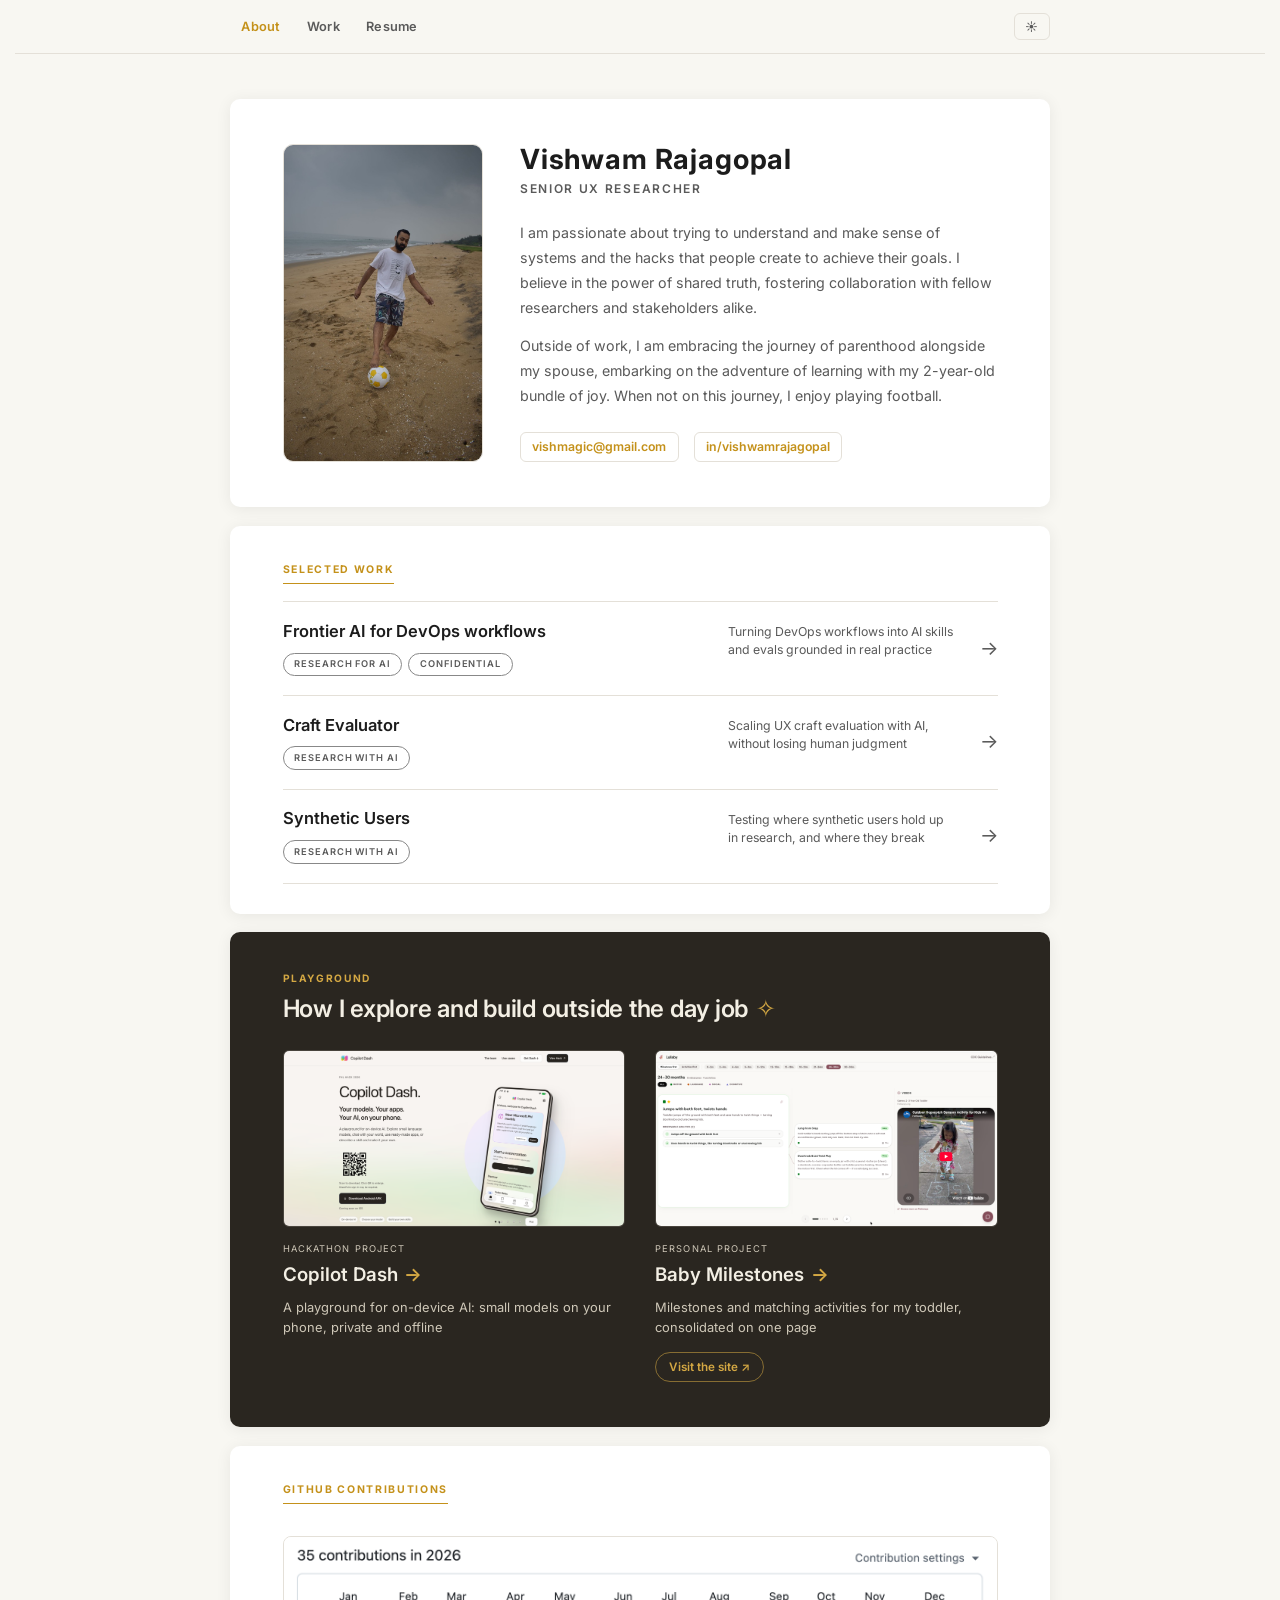
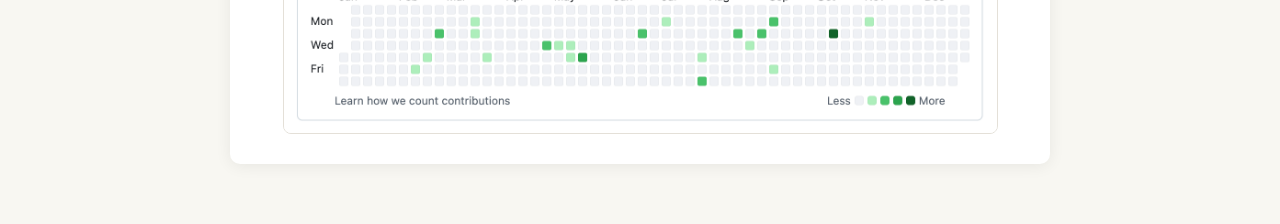
<file: index.html>
<!DOCTYPE html>
<html lang="en" data-theme="light">
<head>
  <meta charset="UTF-8">
  <meta name="viewport" content="width=device-width, initial-scale=1.0">
  <title>Vishwam Rajagopal</title>
  <link rel="preconnect" href="https://fonts.googleapis.com">
  <link rel="preconnect" href="https://fonts.gstatic.com" crossorigin>
  <link href="https://fonts.googleapis.com/css2?family=Inter:wght@400;500;600;700&display=swap" rel="stylesheet">
  <link rel="stylesheet" href="css/style.css">
  <link rel="stylesheet" href="css/work.css">
</head>
<body>

  <nav class="site-nav" id="site-nav">
    <div class="nav-inner">
      <div class="nav-links">
        <a href="index.html" class="nav-link active">About</a>
        <a href="work.html" class="nav-link">Work</a>
        <a href="resume.html" class="nav-link">Resume</a>
      </div>
      <button id="theme-toggle" aria-label="Toggle dark mode" title="Toggle dark mode">
        <span class="icon-light">☀️</span>
        <span class="icon-dark">🌙</span>
      </button>
    </div>
  </nav>

  <main id="about" role="main"></main>

  <script src="js/about.js"></script>
</body>
</html>
</file>
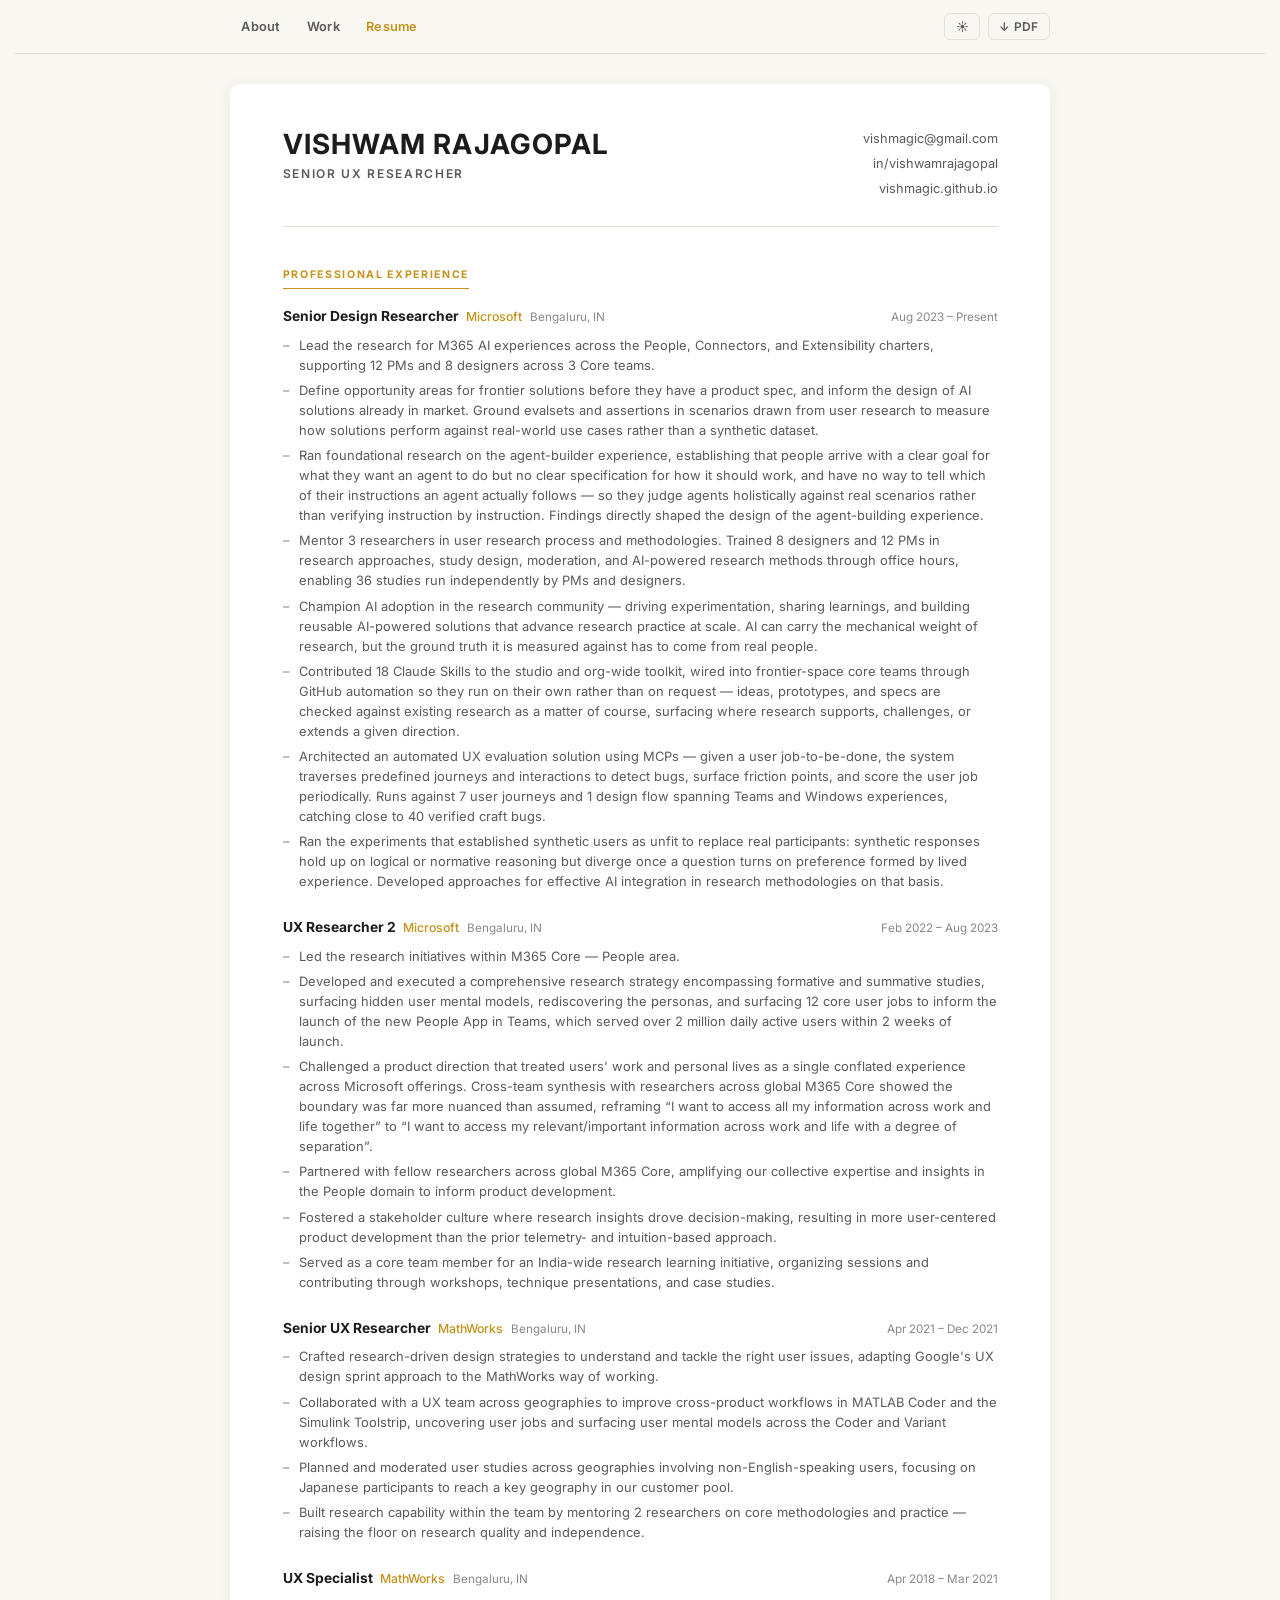
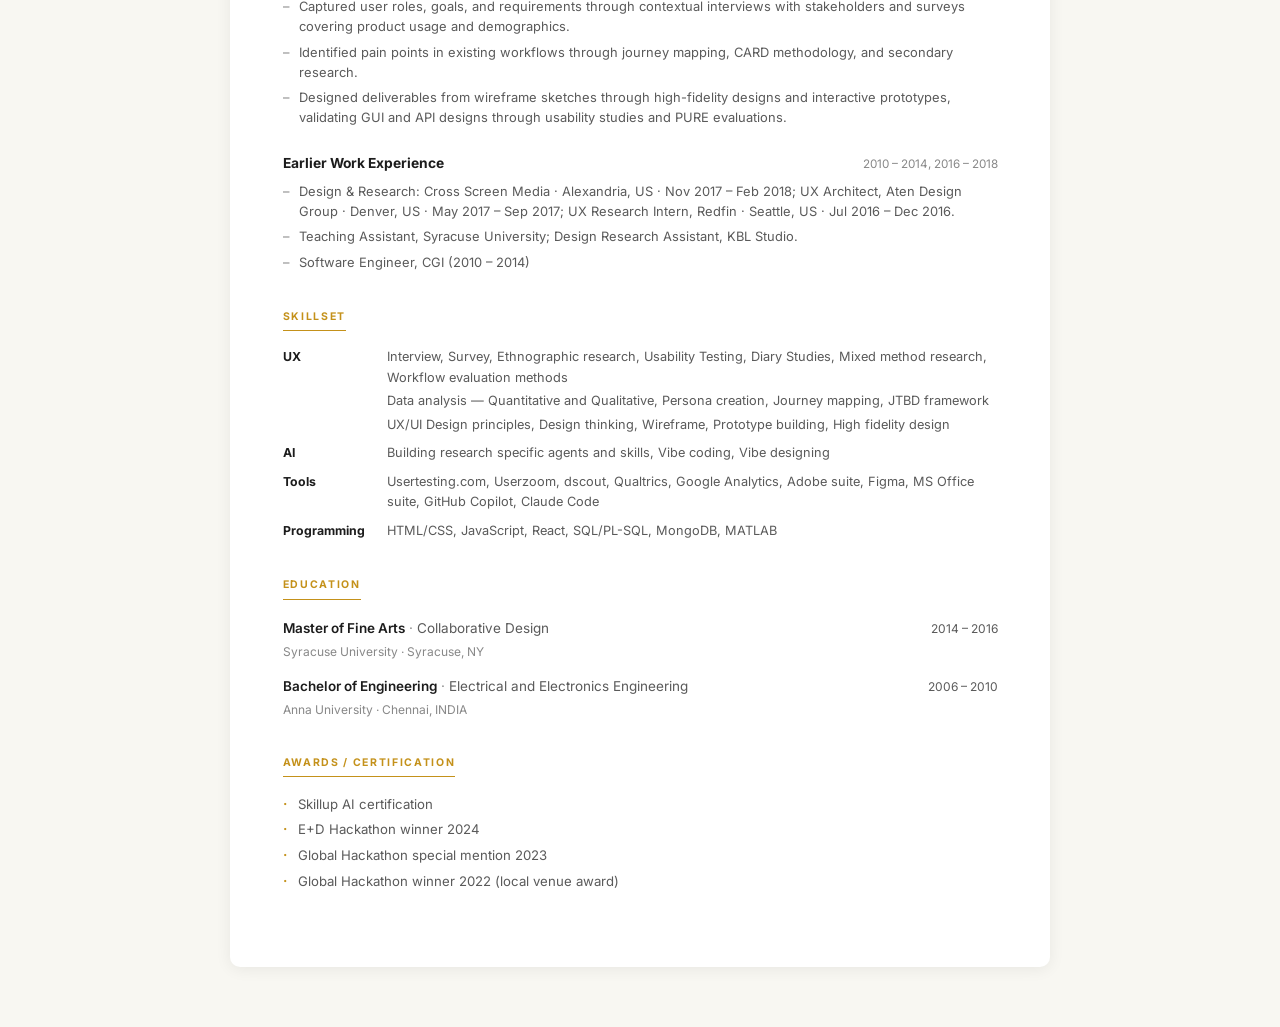
<file: resume.html>
<!DOCTYPE html>
<html lang="en" data-theme="light">
<head>
  <meta charset="UTF-8">
  <meta name="viewport" content="width=device-width, initial-scale=1.0">
  <title>Vishwam Rajagopal — Resume</title>
  <link rel="preconnect" href="https://fonts.googleapis.com">
  <link rel="preconnect" href="https://fonts.gstatic.com" crossorigin>
  <link href="https://fonts.googleapis.com/css2?family=Inter:wght@400;500;600;700&display=swap" rel="stylesheet">
  <link rel="stylesheet" href="css/style.css">
</head>
<body>

  <nav class="site-nav" id="site-nav">
    <div class="nav-inner">
      <div class="nav-links">
        <a href="index.html" class="nav-link">About</a>
        <a href="work.html" class="nav-link">Work</a>
        <a href="resume.html" class="nav-link active">Resume</a>
      </div>
      <div class="nav-actions">
        <button id="theme-toggle" aria-label="Toggle dark mode" title="Toggle dark mode">
          <span class="icon-light">☀️</span>
          <span class="icon-dark">🌙</span>
        </button>
        <button id="pdf-btn" aria-label="Download PDF" title="Save as PDF" onclick="window.print()">
          ↓ PDF
        </button>
      </div>
    </div>
  </nav>

  <main id="resume" role="main"></main>

  <script src="js/profile.js"></script>
</body>
</html>
</file>
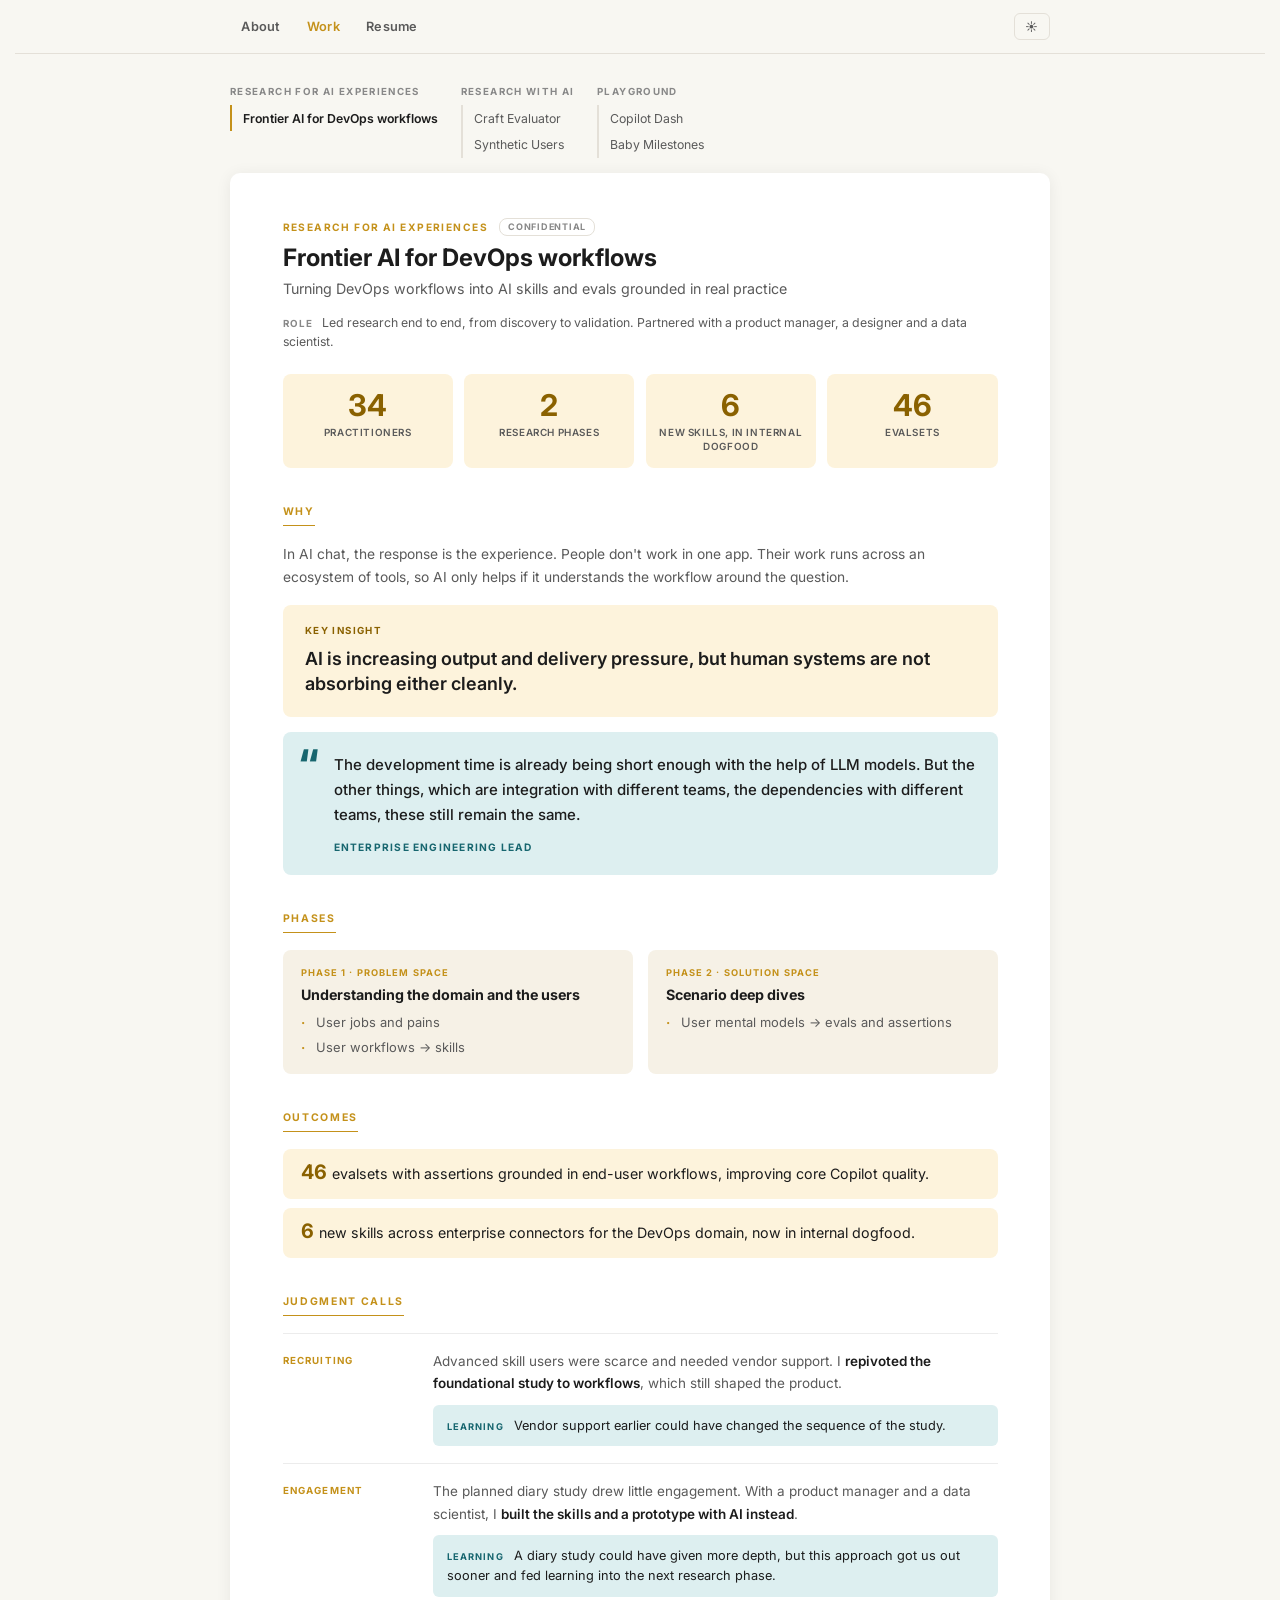
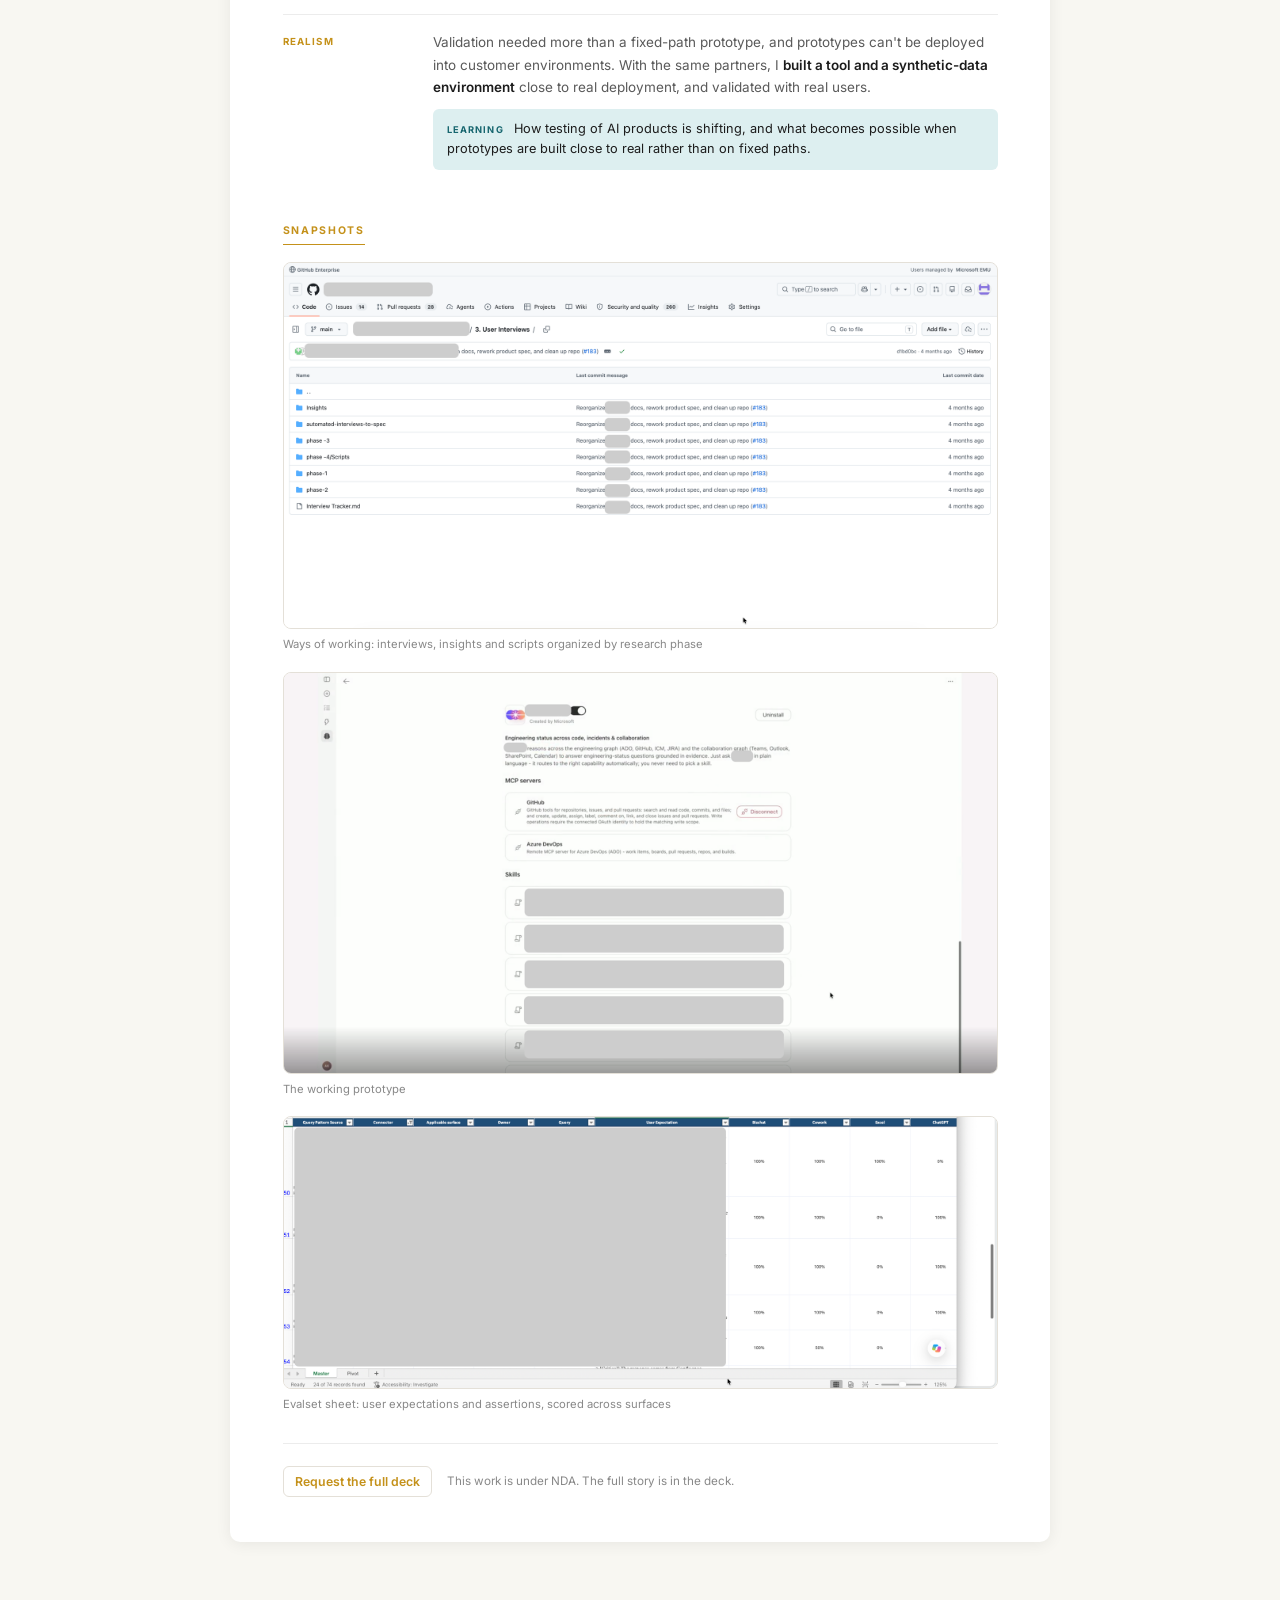
<file: work.html>
<!DOCTYPE html>
<html lang="en" data-theme="light">
<head>
  <meta charset="UTF-8">
  <meta name="viewport" content="width=device-width, initial-scale=1.0">
  <title>Vishwam Rajagopal — Work</title>
  <link rel="preconnect" href="https://fonts.googleapis.com">
  <link rel="preconnect" href="https://fonts.gstatic.com" crossorigin>
  <link href="https://fonts.googleapis.com/css2?family=Inter:wght@400;500;600;700&display=swap" rel="stylesheet">
  <link rel="stylesheet" href="css/style.css">
  <link rel="stylesheet" href="css/work.css">
</head>
<body>

  <nav class="site-nav" id="site-nav">
    <div class="nav-inner">
      <div class="nav-links">
        <a href="index.html" class="nav-link">About</a>
        <a href="work.html" class="nav-link active">Work</a>
        <a href="resume.html" class="nav-link">Resume</a>
      </div>
      <button id="theme-toggle" aria-label="Toggle dark mode" title="Toggle dark mode">
        <span class="icon-light">☀️</span>
        <span class="icon-dark">🌙</span>
      </button>
    </div>
  </nav>

  <main id="work" role="main"></main>

  <script src="js/work.js"></script>
</body>
</html>
</file>
<file: css/style.css>
/* ─── CSS Variables ─────────────────────────────────────────── */
:root {
  --bg:            #F8F7F2;
  --bg-card:       #FFFFFF;
  --text:          #1C1C1C;
  --text-muted:    #5A5A5A;
  --text-subtle:   #888;
  --accent:        #C4911A;
  --accent-light:  #FDF3DC;
  --border:        #E4E0D8;
  --divider:       #ECECEC;
  --shadow:        0 2px 16px rgba(0,0,0,0.07);
  --radius:        10px;
  --font:          'Inter', system-ui, -apple-system, sans-serif;
  --max-width:     820px;
  --ctrl-bg:       #FFFFFF;
  --ctrl-border:   #E4E0D8;
  --ctrl-text:     #1C1C1C;
}

[data-theme="dark"] {
  --bg:            #141414;
  --bg-card:       #1E1E1E;
  --text:          #EDEAE0;
  --text-muted:    #C0BCBA;
  --text-subtle:   #909090;
  --accent:        #D4A843;
  --accent-light:  #2A2209;
  --border:        #2E2E2E;
  --divider:       #2A2A2A;
  --shadow:        0 2px 16px rgba(0,0,0,0.35);
  --ctrl-bg:       #1E1E1E;
  --ctrl-border:   #333;
  --ctrl-text:     #EDEAE0;
}

/* ─── Reset & Base ──────────────────────────────────────────── */
*, *::before, *::after { box-sizing: border-box; margin: 0; padding: 0; }

html { font-size: 15px; }

body {
  font-family: var(--font);
  background: var(--bg);
  color: var(--text);
  line-height: 1.6;
  transition: background 0.25s, color 0.25s;
  padding: 0 1rem 4rem;
}

/* ─── Nav ────────────────────────────────────────────────────── */
.site-nav {
  position: sticky;
  top: 0;
  z-index: 100;
  background: var(--bg);
  border-bottom: 1px solid var(--border);
  transition: background 0.25s, border-color 0.25s;
}

.nav-inner {
  max-width: var(--max-width);
  margin: 0 auto;
  padding: 0.75rem 0;
  display: flex;
  align-items: center;
  justify-content: space-between;
}

.nav-links {
  display: flex;
  gap: 0.25rem;
}

.nav-link {
  text-decoration: none;
  font-size: 0.85rem;
  font-weight: 600;
  padding: 0.35rem 0.75rem;
  border-radius: 6px;
  color: var(--text-muted);
  transition: color 0.2s, background 0.2s;
  letter-spacing: 0.02em;
}

.nav-link:hover {
  color: var(--text);
  background: var(--accent-light);
}

.nav-link.active {
  color: var(--accent);
}

.nav-actions {
  display: flex;
  gap: 0.5rem;
}

.site-nav button {
  background: transparent;
  color: var(--text-muted);
  border: 1px solid var(--border);
  border-radius: 6px;
  padding: 0.35rem 0.7rem;
  font-family: var(--font);
  font-size: 0.8rem;
  font-weight: 600;
  cursor: pointer;
  transition: background 0.2s, color 0.2s, border-color 0.2s;
  letter-spacing: 0.02em;
}

.site-nav button:hover {
  background: var(--accent);
  color: #fff;
  border-color: var(--accent);
}

#theme-toggle .icon-dark { display: none; }
[data-theme="dark"] #theme-toggle .icon-light { display: none; }
[data-theme="dark"] #theme-toggle .icon-dark  { display: inline; }

/* ─── About Page ─────────────────────────────────────────────── */
#about {
  max-width: var(--max-width);
  margin: 3rem auto 0;
  padding: 0;
}

.about-card {
  background: var(--bg-card);
  border-radius: var(--radius);
  box-shadow: var(--shadow);
  padding: 3rem 3.5rem;
  display: flex;
  gap: 2.5rem;
  align-items: stretch;
  transition: background 0.25s, box-shadow 0.25s;
}

.about-image-wrap {
  flex-shrink: 0;
  display: flex;
}

.about-image {
  width: 200px;
  height: 100%;
  border-radius: var(--radius);
  object-fit: cover;
  object-position: center top;
  border: 1px solid var(--border);
  display: block;
}

.about-image-placeholder {
  width: 160px;
  height: 160px;
  border-radius: var(--radius);
  background: var(--accent-light);
  border: 1px solid var(--border);
  display: flex;
  align-items: center;
  justify-content: center;
  font-size: 3rem;
  color: var(--accent);
}

.about-content {
  flex: 1;
}

.about-name {
  font-size: 1.85rem;
  font-weight: 700;
  letter-spacing: 0.03em;
  color: var(--text);
  line-height: 1.1;
}

.about-tagline {
  font-size: 0.8rem;
  font-weight: 600;
  letter-spacing: 0.14em;
  text-transform: uppercase;
  color: var(--text-muted);
  margin-top: 0.3rem;
  margin-bottom: 1.5rem;
}

.about-bio p {
  font-size: 0.95rem;
  color: var(--text-muted);
  line-height: 1.75;
  margin-bottom: 0.9rem;
}

.about-bio p:last-child { margin-bottom: 0; }

.about-links {
  margin-top: 1.5rem;
  display: flex;
  gap: 1rem;
  flex-wrap: wrap;
}

.about-links a {
  font-size: 0.82rem;
  font-weight: 600;
  color: var(--accent);
  text-decoration: none;
  border: 1px solid var(--border);
  padding: 0.3rem 0.75rem;
  border-radius: 6px;
  transition: background 0.2s, color 0.2s, border-color 0.2s;
}

.about-links a:hover {
  background: var(--accent);
  color: #fff;
  border-color: var(--accent);
}

/* ─── Contributions Card ────────────────────────────────────── */
.contributions-card {
  background: var(--bg-card);
  border-radius: var(--radius);
  box-shadow: var(--shadow);
  padding: 2rem 3.5rem;
  margin-top: 1.25rem;
  transition: background 0.25s, box-shadow 0.25s;
}

.contributions-image {
  width: 100%;
  display: block;
  border-radius: calc(var(--radius) - 2px);
  border: 1px solid var(--border);
  margin-top: 1rem;
}

/* ─── Resume Card ───────────────────────────────────────────── */
#resume {
  max-width: var(--max-width);
  margin: 2rem auto 0;
  background: var(--bg-card);
  border-radius: var(--radius);
  box-shadow: var(--shadow);
  padding: 3rem 3.5rem;
  transition: background 0.25s, box-shadow 0.25s;
}

/* ─── Header ────────────────────────────────────────────────── */
.resume-header {
  display: flex;
  justify-content: space-between;
  align-items: flex-start;
  gap: 1.5rem;
  margin-bottom: 2.25rem;
  padding-bottom: 1.75rem;
  border-bottom: 1px solid var(--border);
}

.header-left {
  display: flex;
  align-items: center;
  gap: 1.25rem;
}

.header-image {
  width: 72px;
  height: 72px;
  border-radius: 50%;
  object-fit: cover;
  border: 2px solid var(--border);
  flex-shrink: 0;
}

.header-name h1 {
  font-size: 1.85rem;
  font-weight: 700;
  letter-spacing: 0.04em;
  color: var(--text);
  line-height: 1.1;
}

.header-name .title {
  font-size: 0.8rem;
  font-weight: 600;
  letter-spacing: 0.14em;
  color: var(--text-muted);
  text-transform: uppercase;
  margin-top: 0.3rem;
}

.header-contact {
  text-align: right;
  display: flex;
  flex-direction: column;
  gap: 0.3rem;
}

.header-contact a {
  color: var(--text-muted);
  text-decoration: none;
  font-size: 0.85rem;
  transition: color 0.2s;
}

.header-contact a:hover {
  color: var(--accent);
}

/* ─── Sections ──────────────────────────────────────────────── */
.section {
  margin-bottom: 2rem;
}

.section-title {
  font-size: 0.7rem;
  font-weight: 700;
  letter-spacing: 0.16em;
  text-transform: uppercase;
  color: var(--accent);
  border-bottom: 1.5px solid var(--accent);
  padding-bottom: 0.3rem;
  margin-bottom: 1.1rem;
  display: inline-block;
}

/* ─── Education ─────────────────────────────────────────────── */
.edu-entry {
  margin-bottom: 0.9rem;
}

.edu-entry:last-child { margin-bottom: 0; }

.edu-main {
  display: flex;
  justify-content: space-between;
  align-items: baseline;
  gap: 1rem;
}

.edu-degree {
  font-weight: 600;
  font-size: 0.9rem;
  color: var(--text);
}

.edu-field {
  color: var(--text-muted);
  font-size: 0.9rem;
}

.edu-field::before { content: " · "; color: var(--text-subtle); }

.edu-years {
  font-size: 0.8rem;
  color: var(--text-muted);
  white-space: nowrap;
  flex-shrink: 0;
}

.edu-sub {
  font-size: 0.8rem;
  color: var(--text-subtle);
  margin-top: 0.1rem;
}

.edu-sub span + span::before { content: " · "; }

/* ─── Skills ────────────────────────────────────────────────── */
.skills-grid {
  display: grid;
  grid-template-columns: auto 1fr;
  gap: 0.55rem 1.5rem;
  align-items: baseline;
}

.skill-category {
  font-weight: 700;
  font-size: 0.82rem;
  color: var(--text);
  white-space: nowrap;
}

.skill-items {
  font-size: 0.85rem;
  color: var(--text-muted);
}

.skill-items p + p { margin-top: 0.2rem; }

/* ─── Awards ────────────────────────────────────────────────── */
.awards-list {
  list-style: none;
  display: flex;
  flex-direction: column;
  gap: 0.3rem;
}

.awards-list li {
  font-size: 0.88rem;
  color: var(--text-muted);
  padding-left: 1rem;
  position: relative;
}

.awards-list li::before {
  content: "·";
  position: absolute;
  left: 0;
  color: var(--accent);
  font-weight: 700;
}

/* ─── Experience ────────────────────────────────────────────── */
.exp-entry {
  margin-bottom: 1.6rem;
  page-break-inside: avoid;
}

.exp-entry:last-child { margin-bottom: 0; }

.exp-header {
  display: flex;
  justify-content: space-between;
  align-items: baseline;
  gap: 1rem;
  margin-bottom: 0.55rem;
}

.exp-title-company {
  display: flex;
  align-items: baseline;
  gap: 0.5rem;
  flex-wrap: wrap;
}

.exp-title {
  font-weight: 700;
  font-size: 0.92rem;
  color: var(--text);
}

.exp-company {
  font-size: 0.82rem;
  font-weight: 500;
  color: var(--accent);
}

.exp-location {
  font-size: 0.78rem;
  color: var(--text-subtle);
}

.exp-period {
  font-size: 0.78rem;
  color: var(--text-subtle);
  white-space: nowrap;
  flex-shrink: 0;
}

.exp-bullets {
  list-style: none;
  display: flex;
  flex-direction: column;
  gap: 0.35rem;
}

.exp-bullets li {
  font-size: 0.86rem;
  color: var(--text-muted);
  padding-left: 1.1rem;
  position: relative;
  line-height: 1.55;
}

.exp-bullets li::before {
  content: "–";
  position: absolute;
  left: 0;
  color: var(--text-subtle);
}

/* ─── Other Experience ──────────────────────────────────────── */
.other-exp-list {
  display: flex;
  flex-direction: column;
  gap: 0.25rem;
}

.other-exp-item {
  font-size: 0.86rem;
  display: flex;
  align-items: baseline;
  gap: 0.5rem;
}

.other-exp-item .other-title {
  font-weight: 600;
  color: var(--text);
}

.other-exp-item .other-company {
  color: var(--accent);
  font-size: 0.82rem;
}

/* ─── Print / PDF ───────────────────────────────────────────── */
@page {
  margin: 1.5cm 1.8cm;
}

@media print {
  :root {
    --bg:          #FFFFFF;
    --bg-card:     #FFFFFF;
    --text:        #111111;
    --text-muted:  #444444;
    --text-subtle: #777777;
    --accent:      #9A6E00;
    --accent-light:#FFF8E7;
    --border:      #CCCCCC;
    --shadow:      none;
  }

  html { font-size: 13px; }

  body {
    background: #fff;
    padding: 0;
    -webkit-print-color-adjust: exact;
    print-color-adjust: exact;
  }

  .site-nav { display: none !important; }

  #resume {
    max-width: 100%;
    box-shadow: none;
    border-radius: 0;
    padding: 0;
    margin: 0;
  }

  .section,
  .exp-entry { page-break-inside: auto; }

  .section-title,
  .exp-header,
  .edu-entry,
  .exp-bullets li { page-break-inside: avoid; }

  .section-title,
  .exp-header { page-break-after: avoid; }

  a { color: inherit; text-decoration: none; }
}

/* ─── Responsive ────────────────────────────────────────────── */
@media (max-width: 640px) {
  #resume { padding: 1.75rem 1.25rem; }
  #about  { margin-top: 1.5rem; }

  .about-card {
    flex-direction: column;
    align-items: center;
    text-align: center;
    padding: 1.75rem 1.25rem;
    gap: 1.5rem;
  }

  .about-links { justify-content: center; }

  .resume-header {
    flex-direction: column;
    gap: 1rem;
  }

  .header-contact { text-align: left; }

  .skills-grid { grid-template-columns: 1fr; gap: 0.75rem; }

  .skill-category { margin-bottom: -0.3rem; }

  .exp-header { flex-direction: column; gap: 0.15rem; }

  .edu-main { flex-direction: column; gap: 0.1rem; }
}
</file>
<file: css/work.css>
@charset "UTF-8";

/* ─── Selected Work: home block ─────────────────────────────── */
.work-card {
  background: var(--bg-card);
  border-radius: var(--radius);
  box-shadow: var(--shadow);
  padding: 2rem 3.5rem;
  margin-top: 1.25rem;
  transition: background 0.25s, box-shadow 0.25s;
}

.work-list { list-style: none; }

.wl-row {
  display: grid;
  grid-template-columns: 1fr 15rem 1.5rem;
  gap: 0.5rem 1.5rem;
  padding: 1.25rem 0;
  border-top: 1px solid var(--border);
  text-decoration: none;
}

.work-list li:last-child .wl-row { border-bottom: 1px solid var(--border); }

.wl-main { grid-column: 1; grid-row: 1 / span 2; min-width: 0; }

.wl-title {
  display: block;
  font-size: 1.1rem;
  font-weight: 600;
  line-height: 1.3;
  color: var(--text);
  transition: color 0.2s;
}

.wl-pills {
  display: flex;
  flex-wrap: wrap;
  gap: 0.4rem;
  margin-top: 0.7rem;
}

.wl-pill {
  font-size: 0.62rem;
  font-weight: 600;
  letter-spacing: 0.1em;
  text-transform: uppercase;
  color: var(--text-muted);
  border: 1px solid var(--text-subtle);
  border-radius: 999px;
  padding: 0.22rem 0.7rem;
}

.wl-hook {
  grid-column: 2;
  grid-row: 1;
  font-size: 0.82rem;
  line-height: 1.5;
  color: var(--text-muted);
  padding-top: 0.15rem;
}

.wl-arrow {
  grid-column: 3;
  grid-row: 1 / span 2;
  align-self: center;
  justify-self: end;
  font-size: 1.3rem;
  line-height: 1;
  color: var(--text-muted);
  transition: transform 0.2s, color 0.2s;
}

.wl-row:hover .wl-title,
.wl-row:hover .wl-arrow { color: var(--accent); }
.wl-row:hover .wl-arrow { transform: translateX(4px); }

/* ─── Playground band (home) ──────────────────────────────── */
.pg-band {
  --band-bg: #2a2620;
  --band-text: #f3efe4;
  --band-muted: #cfc8b8;
  --band-accent: #d4a843;
  margin-top: 1.25rem;
  padding: 2.5rem 3.5rem 3rem;
  background: var(--band-bg);
  color: var(--band-text);
  border-radius: var(--radius);
  box-shadow: var(--shadow);
}

.pg-eyebrow {
  font-size: 0.68rem;
  font-weight: 700;
  letter-spacing: 0.16em;
  text-transform: uppercase;
  color: var(--band-accent);
}

.pg-heading {
  margin: 0.5rem 0 1.75rem;
  font-size: 1.6rem;
  font-weight: 600;
  line-height: 1.25;
  letter-spacing: -0.01em;
}

.pg-spark { margin-left: 0.5rem; color: var(--band-accent); }

.pg-grid {
  display: grid;
  grid-template-columns: repeat(auto-fit, minmax(260px, 1fr));
  gap: 2rem;
}

.pg-tile { display: block; }

.pg-main { display: block; color: inherit; text-decoration: none; }

.pg-main img {
  display: block;
  width: 100%;
  height: auto;
  border-radius: 6px;
  border: 1px solid rgba(243, 239, 228, 0.15);
  transition: transform 0.25s;
}

.pg-main:hover img { transform: translateY(-2px); }

.pg-kind {
  margin-top: 1rem;
  font-size: 0.62rem;
  letter-spacing: 0.12em;
  text-transform: uppercase;
  color: var(--band-muted);
}

.pg-title { margin-top: 0.25rem; font-size: 1.25rem; font-weight: 600; }

.pg-arrow {
  display: inline-block;
  margin-left: 0.45rem;
  color: var(--band-accent);
  transition: transform 0.2s;
}

.pg-main:hover .pg-arrow { transform: translateX(4px); }

.pg-desc {
  margin-top: 0.5rem;
  font-size: 0.86rem;
  line-height: 1.6;
  color: var(--band-muted);
}

.pg-cta {
  display: inline-block;
  margin-top: 0.9rem;
  padding: 0.3rem 0.85rem;
  font-size: 0.78rem;
  font-weight: 600;
  color: var(--band-accent);
  text-decoration: none;
  border: 1px solid rgba(212, 168, 67, 0.55);
  border-radius: 999px;
  transition: background 0.2s, color 0.2s;
}

.pg-cta:hover { background: var(--band-accent); color: var(--band-bg); }

/* ─── Work page layout ──────────────────────────────────────── */
#work {
  max-width: var(--max-width);
  margin: 2rem auto 0;
}

.work-layout { position: relative; }

/* The nav hangs in the left gutter so the content card lines up with About and Resume. */
.work-nav {
  position: absolute;
  top: 0;
  right: calc(100% + 2rem);
  width: 180px;
  height: 100%;
}

.work-nav-inner {
  position: sticky;
  top: 4.5rem;
  display: flex;
  flex-direction: column;
  gap: 1.25rem;
  padding-top: 0.25rem;
}

/* Too narrow for a gutter: the nav sits above the card instead. */
@media (max-width: 1280px) {
  .work-nav { position: static; width: auto; height: auto; margin-bottom: 1rem; }
  .work-nav-inner { position: static; flex-direction: row; flex-wrap: wrap; gap: 1rem 1.5rem; padding-top: 0; }
}

.wn-label {
  font-size: 0.65rem;
  font-weight: 700;
  letter-spacing: 0.14em;
  text-transform: uppercase;
  color: var(--text-subtle);
  margin-bottom: 0.35rem;
}

.wn-link {
  display: block;
  font-size: 0.82rem;
  line-height: 1.4;
  color: var(--text-muted);
  text-decoration: none;
  padding: 0.3rem 0 0.3rem 0.75rem;
  border-left: 2px solid var(--border);
  transition: color 0.2s, border-color 0.2s;
}

.wn-link:hover { color: var(--text); }

.wn-link.active {
  color: var(--text);
  font-weight: 600;
  border-left-color: var(--accent);
}

.work-content {
  min-width: 0;
  background: var(--bg-card);
  border-radius: var(--radius);
  box-shadow: var(--shadow);
  padding: 3rem 3.5rem;
  transition: background 0.25s, box-shadow 0.25s;
}

/* ─── Work item ─────────────────────────────────────────────── */
/* Highlight palette from the beach photo: sun = insights and numbers, sea = voices and learnings, sand = plain cards. */
:root {
  --tint-sun: #fdf3dc;
  --ink-sun: #8a6100;
  --tint-sea: #ddeff0;
  --ink-sea: #17666f;
  --tint-soft: #f6f1e6;
}

[data-theme="dark"] {
  --tint-sun: #2a2209;
  --ink-sun: #d4a843;
  --tint-sea: #16292c;
  --ink-sea: #86cdd3;
  --tint-soft: #262522;
}

.work-eyebrow {
  display: flex;
  align-items: center;
  gap: 0.75rem;
  font-size: 0.68rem;
  font-weight: 700;
  letter-spacing: 0.14em;
  text-transform: uppercase;
  color: var(--accent);
}

.work-badge {
  font-size: 0.6rem;
  letter-spacing: 0.08em;
  color: var(--text-subtle);
  border: 1px solid var(--border);
  border-radius: 8px;
  padding: 1px 8px;
}

.work-title {
  font-size: 1.6rem;
  font-weight: 700;
  line-height: 1.2;
  margin-top: 0.5rem;
  color: var(--text);
}

.work-hook {
  font-size: 0.95rem;
  color: var(--text-muted);
  margin-top: 0.35rem;
  line-height: 1.55;
}

.work-role {
  font-size: 0.82rem;
  color: var(--text-muted);
  margin-top: 0.9rem;
  line-height: 1.55;
}

.work-role strong {
  font-size: 0.65rem;
  letter-spacing: 0.12em;
  text-transform: uppercase;
  color: var(--text-subtle);
  margin-right: 0.4rem;
}

.work-role + .section,
.work-hook + .section { margin-top: 2rem; }

.work-stats {
  display: grid;
  grid-template-columns: repeat(auto-fit, minmax(120px, 1fr));
  gap: 0.75rem;
  margin: 1.5rem 0 2rem;
}

.ws {
  background: var(--tint-sun);
  border-radius: 8px;
  padding: 1.1rem 0.75rem 1rem;
  text-align: center;
}

.ws-value {
  font-size: 2rem;
  font-weight: 700;
  line-height: 1;
  color: var(--ink-sun);
}

.ws-label {
  font-size: 0.66rem;
  font-weight: 600;
  letter-spacing: 0.06em;
  text-transform: uppercase;
  color: var(--text-muted);
  margin-top: 0.4rem;
  line-height: 1.35;
}

.work-frame {
  font-size: 0.92rem;
  color: var(--text-muted);
  line-height: 1.7;
}

.work-frame strong,
.wc-text strong,
.wk-card p strong,
.work-callout strong,
.work-wins strong {
  color: var(--text);
  font-weight: 600;
}

.work-callout {
  margin-top: 1rem;
  padding: 1.25rem 1.5rem 1.4rem;
  background: var(--tint-sun);
  border-radius: 8px;
}

.section-title + .work-callout { margin-top: 0; }

.work-callout + .work-frame { margin-top: 1rem; }

.work-callout-label {
  margin-bottom: 0.45rem;
  font-size: 0.65rem;
  font-weight: 700;
  letter-spacing: 0.14em;
  text-transform: uppercase;
  color: var(--ink-sun);
}

.work-callout p {
  font-size: 1.2rem;
  font-weight: 600;
  line-height: 1.4;
  color: var(--text);
}

.work-quote {
  position: relative;
  margin-top: 1rem;
  padding: 1.4rem 1.5rem 1.3rem 3.4rem;
  background: var(--tint-sea);
  border-radius: 8px;
  font-size: 1rem;
  font-weight: 500;
  line-height: 1.65;
  color: var(--text);
}

.work-quote::before {
  content: "\201C";
  position: absolute;
  left: 1.1rem;
  top: 0.7rem;
  font-size: 3rem;
  font-weight: 700;
  line-height: 1;
  color: var(--ink-sea);
}

.work-quote cite {
  display: block;
  margin-top: 0.75rem;
  font-style: normal;
  font-size: 0.68rem;
  font-weight: 700;
  letter-spacing: 0.12em;
  text-transform: uppercase;
  color: var(--ink-sea);
}

.work-wins {
  list-style: none;
  display: grid;
  gap: 0.6rem;
}

.work-wins li {
  padding: 0.95rem 1.2rem;
  background: var(--tint-sun);
  border-radius: 8px;
  font-size: 0.95rem;
  line-height: 1.5;
  color: var(--text);
}

.work-num {
  margin-right: 0.1em;
  font-size: 1.4em;
  font-weight: 700;
  line-height: 1;
  color: var(--ink-sun);
}

.work-phases {
  display: grid;
  grid-template-columns: 1fr 1fr;
  gap: 1rem;
}

.wp-card {
  background: var(--tint-soft);
  border-radius: 8px;
  padding: 1.1rem 1.2rem;
}

.wp-space {
  font-size: 0.62rem;
  font-weight: 700;
  letter-spacing: 0.12em;
  text-transform: uppercase;
  color: var(--accent);
}

.wp-name {
  font-size: 0.95rem;
  font-weight: 700;
  color: var(--text);
  margin: 0.3rem 0 0.6rem;
  line-height: 1.3;
}

.wp-outcomes,
.work-outcomes {
  list-style: none;
  display: flex;
  flex-direction: column;
  gap: 0.3rem;
}

.wp-outcomes li,
.work-outcomes li {
  position: relative;
  padding-left: 1rem;
  font-size: 0.86rem;
  line-height: 1.55;
  color: var(--text-muted);
}

.wp-outcomes li::before,
.work-outcomes li::before {
  content: "\00b7";
  position: absolute;
  left: 0;
  color: var(--accent);
  font-weight: 700;
}

.wc-item {
  display: grid;
  grid-template-columns: 8.5rem 1fr;
  gap: 0.25rem 1.5rem;
  padding: 1.1rem 0;
  border-top: 1px solid var(--divider);
}

.wc-label {
  font-size: 0.65rem;
  font-weight: 700;
  letter-spacing: 0.12em;
  text-transform: uppercase;
  color: var(--accent);
  padding-top: 0.2rem;
}

.wc-text {
  font-size: 0.9rem;
  line-height: 1.65;
  color: var(--text-muted);
}

.wc-learning {
  margin-top: 0.7rem;
  padding: 0.7rem 0.95rem;
  background: var(--tint-sea);
  border-radius: 6px;
  font-size: 0.85rem;
  line-height: 1.6;
  color: var(--text);
}

.wc-learning strong {
  margin-right: 0.45rem;
  font-size: 0.62rem;
  letter-spacing: 0.12em;
  text-transform: uppercase;
  color: var(--ink-sea);
}

.work-visuals {
  display: grid;
  grid-template-columns: 1fr;
  gap: 1.25rem;
}

.work-zoom { display: block; cursor: zoom-in; }

.work-figure { margin: 0 auto; }

.work-figure img {
  width: 100%;
  display: block;
  border: 1px solid var(--border);
  border-radius: 8px;
}

.work-figure figcaption {
  font-size: 0.75rem;
  color: var(--text-subtle);
  margin-top: 0.4rem;
}

.work-cta {
  display: flex;
  align-items: center;
  gap: 1rem;
  flex-wrap: wrap;
  margin-top: 2rem;
  padding-top: 1.5rem;
  border-top: 1px solid var(--divider);
}

.work-cta a {
  font-size: 0.82rem;
  font-weight: 600;
  color: var(--accent);
  text-decoration: none;
  border: 1px solid var(--border);
  padding: 0.3rem 0.75rem;
  border-radius: 6px;
  transition: background 0.2s, color 0.2s, border-color 0.2s;
}

.work-cta a:hover {
  background: var(--accent);
  color: #fff;
  border-color: var(--accent);
}

.work-cta span {
  font-size: 0.78rem;
  color: var(--text-subtle);
}

/* ─── Flexible sections ─────────────────────────────────────── */
.work-sec > * + * { margin-top: 0.9rem; }
.work-sec > .section-title + * { margin-top: 0; }

.work-cards {
  display: grid;
  grid-template-columns: repeat(auto-fit, minmax(300px, 1fr));
  gap: 0.75rem;
}

.wk-card {
  background: var(--tint-soft);
  border-radius: 8px;
  padding: 1.1rem 1.2rem;
}

.wk-label {
  font-size: 0.95rem;
  font-weight: 700;
  color: var(--text);
  margin-bottom: 0.35rem;
}

.wk-card p {
  font-size: 0.85rem;
  line-height: 1.6;
  color: var(--text-muted);
}

.work-table-wrap { overflow-x: auto; }

.work-table {
  width: 100%;
  border-collapse: collapse;
  font-size: 0.85rem;
}

.work-table th {
  text-align: left;
  font-size: 0.65rem;
  font-weight: 700;
  letter-spacing: 0.1em;
  text-transform: uppercase;
  color: var(--text-subtle);
  padding: 0.5rem 0.75rem;
  border-bottom: 1.5px solid var(--border);
}

.work-table td {
  padding: 0.6rem 0.75rem;
  border-bottom: 1px solid var(--divider);
  color: var(--text-muted);
  vertical-align: top;
}

.work-table td:first-child { color: var(--text); font-weight: 600; }

.work-table td.cell-num {
  font-size: 1rem;
  font-weight: 700;
  color: var(--ink-sun);
}

.work-caption {
  font-size: 0.75rem;
  color: var(--text-subtle);
  margin-top: 0.5rem;
}

.work-record {
  background: var(--tint-soft);
  border-radius: 8px;
  padding: 1.1rem 1.3rem;
}

.work-record-title {
  font-size: 0.65rem;
  font-weight: 700;
  letter-spacing: 0.12em;
  text-transform: uppercase;
  color: var(--accent);
  margin-bottom: 0.5rem;
}

.wr-row {
  display: grid;
  grid-template-columns: 110px 1fr;
  gap: 0.75rem;
  padding: 0.3rem 0;
  font-size: 0.85rem;
}

.wr-row dt { color: var(--text-subtle); }
.wr-row dd { color: var(--text); line-height: 1.55; }

@media (max-width: 760px) {
  .wr-row { grid-template-columns: 1fr; gap: 0.1rem; }
  .wc-item { grid-template-columns: 1fr; }
  .work-cards { grid-template-columns: 1fr !important; }
}

/* ─── Responsive ────────────────────────────────────────────── */
@media (max-width: 760px) {
  .work-card { padding: 1.5rem 1.25rem; }
  .wl-row { grid-template-columns: 1fr 1.5rem; }
  .wl-main { grid-column: 1; grid-row: 1; }
  .wl-hook { grid-column: 1; grid-row: 2; }
  .wl-arrow { grid-column: 2; grid-row: 1 / span 2; align-self: center; }
  .pg-band { padding: 1.75rem 1.25rem 2rem; }
  .pg-heading { font-size: 1.3rem; }
  .work-content { padding: 1.5rem 1.25rem; }
  .work-stats { grid-template-columns: repeat(2, 1fr); }
  .work-phases { grid-template-columns: 1fr; }
}
</file>
